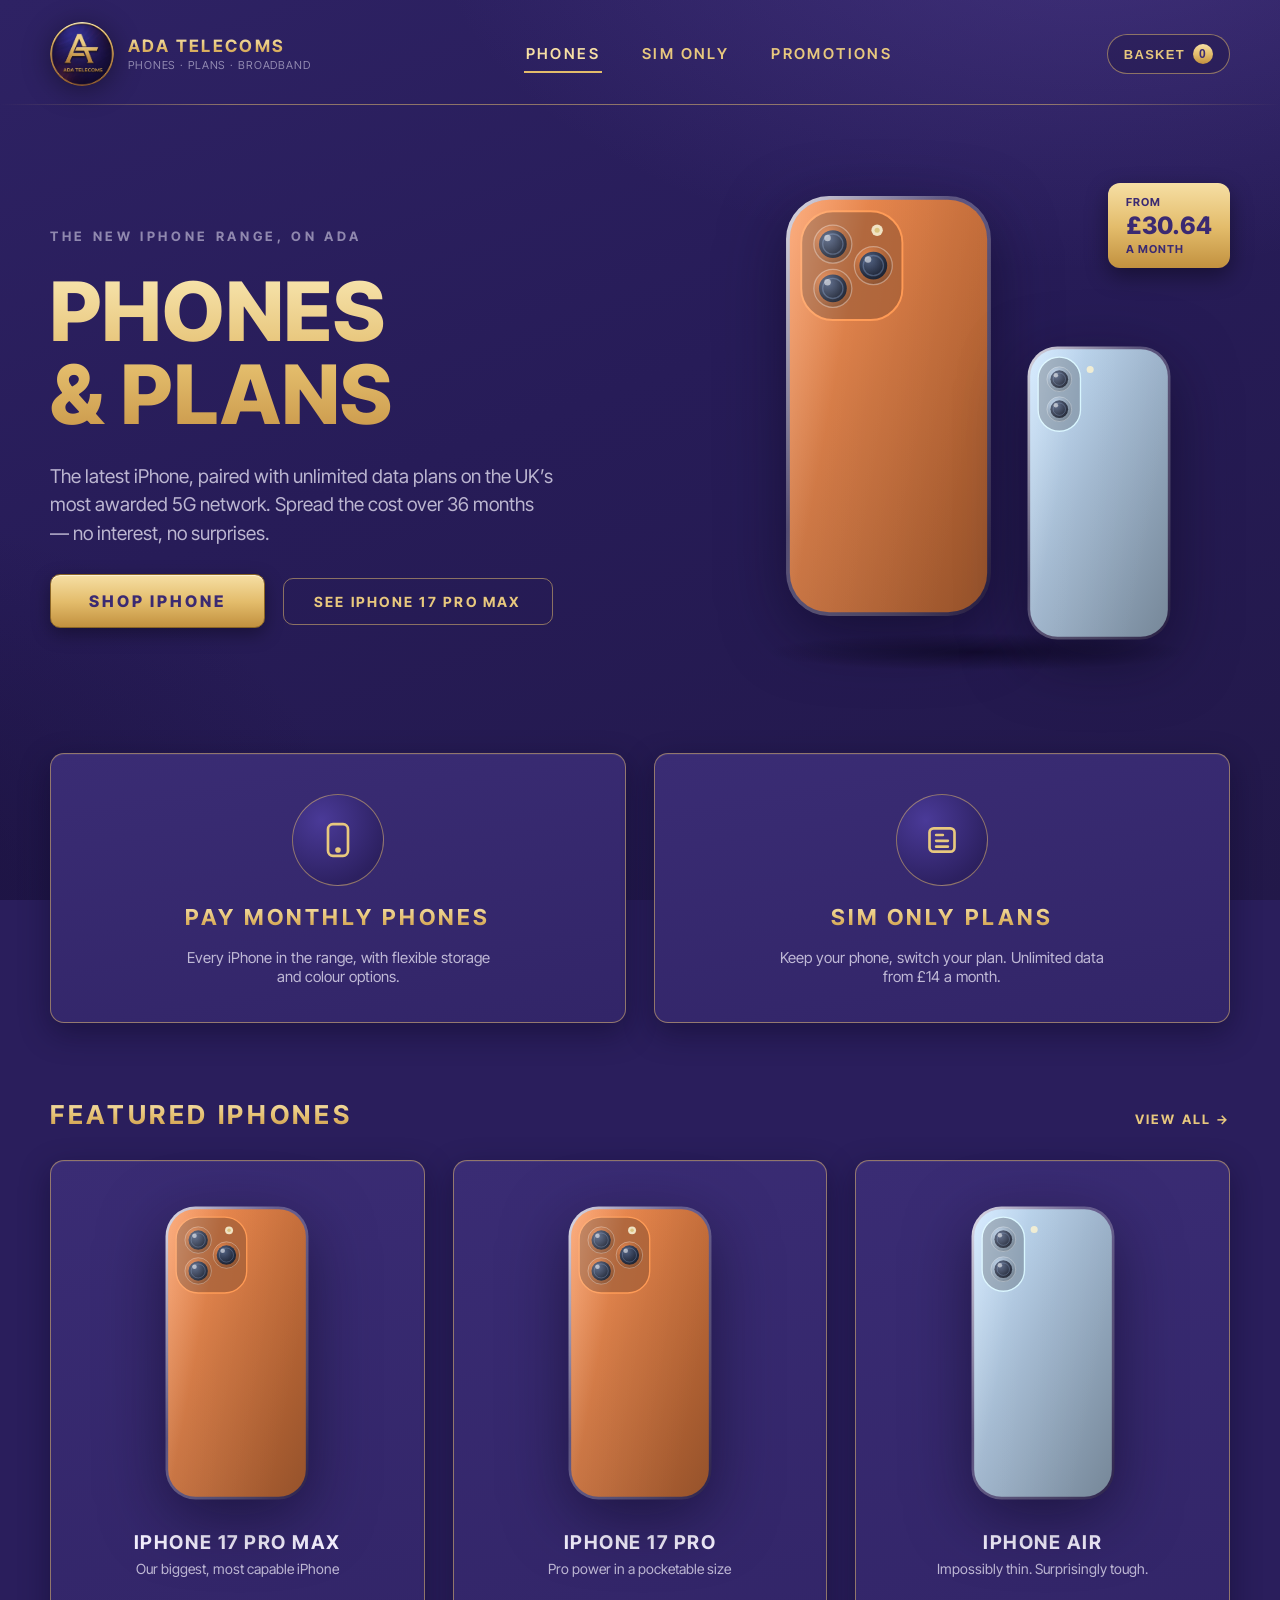
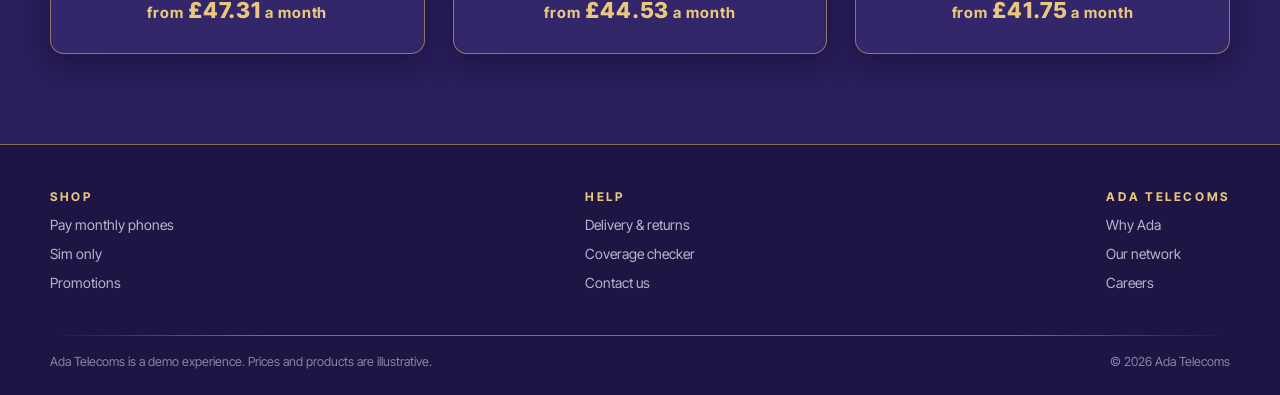
<file: index.html>
<!DOCTYPE html>
<html lang="en-GB">
<head>
<meta charset="UTF-8">
<meta name="viewport" content="width=device-width, initial-scale=1.0">
<title>Ada Telecoms — Phones &amp; Plans</title>
<link rel="stylesheet" href="ada-telecoms.css">
<style>
  .hero {
    display: grid;
    grid-template-columns: 1.1fr 0.9fr;
    gap: 56px;
    align-items: center;
    padding: 72px 0 64px 0;
  }
  .hero-copy { display: flex; flex-direction: column; gap: 26px; align-items: flex-start; }
  .hero-copy .display-gold { font-size: clamp(48px, 6.4vw, 84px); }
  .hero-sub {
    font-size: 19px;
    line-height: 1.5;
    color: var(--at-text-2);
    margin: 0;
    max-width: 46ch;
    text-wrap: pretty;
  }
  .hero-cta-row { display: flex; align-items: center; gap: 18px; flex-wrap: wrap; }
  .hero-stage {
    position: relative;
    display: flex;
    align-items: flex-end;
    justify-content: center;
    gap: 28px;
    padding: 36px 12px;
  }
  .hero-stage::before {
    content: "";
    position: absolute;
    inset: auto 8% 8px 8%;
    height: 38px;
    border-radius: 50%;
    background: radial-gradient(ellipse at center, rgba(10, 5, 30, 0.65), transparent 70%);
  }
  .hero-stage .phone { position: relative; }
  .hero-stage .phone:nth-child(2) { transform: translateY(-22px); }
  .pricing-flag {
    position: absolute;
    top: 6px;
    right: 0;
    display: flex;
    flex-direction: column;
    gap: 2px;
    padding: 12px 18px;
    border-radius: 12px;
    background: var(--at-gold-grad);
    color: var(--at-ink-on-gold);
    box-shadow: 0 8px 22px rgba(0, 0, 0, 0.4);
  }
  .pricing-flag .flag-num { font-size: 24px; font-weight: 800; letter-spacing: 0.01em; white-space: nowrap; }
  .pricing-flag .flag-sub { font-size: 11px; font-weight: 700; letter-spacing: 0.1em; text-transform: uppercase; }

  .duo-cards {
    display: grid;
    grid-template-columns: 1fr 1fr;
    gap: 28px;
    padding: 10px 0 0 0;
  }
  .duo-card {
    display: flex;
    flex-direction: column;
    align-items: center;
    gap: 18px;
    padding: 40px 32px 36px 32px;
    text-align: center;
  }
  .duo-card .duo-glyph {
    width: 92px;
    height: 92px;
    border-radius: 50%;
    display: flex;
    align-items: center;
    justify-content: center;
    background: radial-gradient(circle at 32% 28%, #4A3A98 0%, #2C2060 75%);
    border: 1.5px solid var(--at-gold-border);
  }
  .duo-card .duo-title {
    font-size: 22px;
    font-weight: 700;
    letter-spacing: 0.16em;
    text-transform: uppercase;
    background: var(--at-gold-text-grad);
    -webkit-background-clip: text;
    background-clip: text;
    color: transparent;
  }
  .duo-card .duo-sub { font-size: 15px; color: var(--at-text-2); margin: 0; max-width: 36ch; }

  .featured { padding: 76px 0 0 0; display: flex; flex-direction: column; gap: 30px; }
  .featured-head { display: flex; align-items: baseline; justify-content: space-between; gap: 24px; }
  .featured-head a { font-size: 13px; font-weight: 700; letter-spacing: 0.16em; text-transform: uppercase; color: var(--at-gold-text); }
  .featured-head a:hover { color: var(--at-gold-1); }
  .featured-grid { display: grid; grid-template-columns: repeat(3, 1fr); gap: 28px; }
  .phone-card {
    display: flex;
    flex-direction: column;
    align-items: center;
    gap: 6px;
    padding: 32px 26px 30px 26px;
    text-align: center;
  }
  .phone-card .phone { padding: 10px 0 22px 0; }
  .phone-card .card-name {
    font-size: 19px;
    font-weight: 700;
    letter-spacing: 0.08em;
    text-transform: uppercase;
    color: var(--at-text);
  }
  .phone-card .card-tag { font-size: 14px; color: var(--at-text-2); margin: 0; }
  .phone-card .card-price {
    margin-top: 14px;
    font-size: 15px;
    font-weight: 700;
    letter-spacing: 0.06em;
    color: var(--at-gold-text);
  }
  .phone-card .card-price strong { font-size: 22px; font-weight: 800; }

  @media (max-width: 920px) {
    .hero { grid-template-columns: 1fr; }
    .duo-cards { grid-template-columns: 1fr; }
    .featured-grid { grid-template-columns: 1fr; }
  }
</style>
</head>
<body>

<div class="wrap">
  <header class="site-header" data-screen-label="Home — header">
    <a class="brand" href="index.html">
      <span class="brand-badge">
        <img src="logo.png" alt="Ada Telecoms" width="64" height="64" style="border-radius:50%;display:block;filter:drop-shadow(0 4px 14px rgba(0,0,0,0.4));">
      </span>
      <span class="brand-name">
        <span class="brand-title">Ada Telecoms</span>
        <span class="brand-tag">Phones · Plans · Broadband</span>
      </span>
    </a>
    <nav class="site-nav">
      <a href="phones.html" class="active">Phones</a>
      <a href="phones.html">Sim only</a>
      <a href="phones.html">Promotions</a>
    </nav>
    <div class="header-actions">
      <button class="basket-pill" type="button">Basket <span class="count" data-basket-count="">0</span></button>
    </div>
  </header>
</div>

<hr class="gold-rule">

<main class="wrap">

  <section class="hero" data-screen-label="Home — hero">
    <div class="hero-copy">
      <p class="eyebrow">The new iPhone range, on Ada</p>
      <h1 class="display-gold">Phones<br><span style="white-space: nowrap;">&amp; Plans</span></h1>
      <p class="hero-sub">The latest iPhone, paired with unlimited data plans on the UK&rsquo;s most awarded 5G network. Spread the cost over 36 months &mdash; no interest, no surprises.</p>
      <div class="hero-cta-row">
        <a class="btn-gold" href="phones.html">Shop iPhone</a>
        <a class="btn-outline" href="product.html?id=iphone-17-pro-max">See iPhone 17 Pro Max</a>
      </div>
    </div>
    <div class="hero-stage" id="hero-stage" data-screen-label="Home — hero phones">
      <div class="pricing-flag">
        <span class="flag-sub">From</span>
        <span class="flag-num" id="hero-price">&nbsp;</span>
        <span class="flag-sub">a month</span>
      </div>
    </div>
  </section>

  <section class="duo-cards" data-screen-label="Home — categories">
    <a class="gold-card duo-card" href="phones.html">
      <span class="duo-glyph">
        <svg width="40" height="40" viewBox="0 0 24 24" fill="none" stroke="#E8C87E" stroke-width="1.6" stroke-linecap="round" stroke-linejoin="round" aria-hidden="true"><rect x="6" y="2.5" width="12" height="19" rx="3"></rect><circle cx="12" cy="18" r="0.9" fill="#E8C87E"></circle></svg>
      </span>
      <span class="duo-title">Pay monthly phones</span>
      <p class="duo-sub">Every iPhone in the range, with flexible storage and colour options.</p>
    </a>
    <a class="gold-card duo-card" href="phones.html">
      <span class="duo-glyph">
        <svg width="40" height="40" viewBox="0 0 24 24" fill="none" stroke="#E8C87E" stroke-width="1.6" stroke-linecap="round" stroke-linejoin="round" aria-hidden="true"><rect x="4.5" y="5" width="15" height="14" rx="2.5"></rect><path d="M8.5 9h4"></path><path d="M8.5 12.5h7"></path><path d="M8.5 16h7"></path></svg>
      </span>
      <span class="duo-title">Sim only plans</span>
      <p class="duo-sub">Keep your phone, switch your plan. Unlimited data from &pound;14 a month.</p>
    </a>
  </section>

  <section class="featured" data-screen-label="Home — featured phones">
    <div class="featured-head">
      <h2 class="section-title">Featured iPhones</h2>
      <a href="phones.html">View all &rarr;</a>
    </div>
    <div class="featured-grid" id="featured-grid"></div>
  </section>

</main>

<footer class="site-footer">
  <div class="wrap">
    <div class="footer-inner">
      <div class="footer-col">
        <span class="footer-head">Shop</span>
        <a href="phones.html">Pay monthly phones</a>
        <a href="phones.html">Sim only</a>
        <a href="phones.html">Promotions</a>
      </div>
      <div class="footer-col">
        <span class="footer-head">Help</span>
        <a href="index.html">Delivery &amp; returns</a>
        <a href="index.html">Coverage checker</a>
        <a href="index.html">Contact us</a>
      </div>
      <div class="footer-col">
        <span class="footer-head">Ada Telecoms</span>
        <a href="index.html">Why Ada</a>
        <a href="index.html">Our network</a>
        <a href="index.html">Careers</a>
      </div>
    </div>
    <hr class="gold-rule">
    <div class="footer-legal">
      <span>Ada Telecoms is a demo experience. Prices and products are illustrative.</span>
      <span>&copy; 2026 Ada Telecoms</span>
    </div>
  </div>
</footer>

<script src="data.js"></script>
<script>
  (function () {
    var phones = window.AT_PHONES;

    // Hero: two hero phones
    var stage = document.getElementById("hero-stage");
    var heroA = phones[0]; // 17 Pro Max
    var heroB = phones[2]; // Air
    stage.insertAdjacentHTML("beforeend", window.atPhoneVisual(heroA, heroA.colors[0].hex, "phone--lg"));
    stage.insertAdjacentHTML("beforeend", window.atPhoneVisual(heroB, heroB.colors[0].hex, ""));
    document.getElementById("hero-price").textContent = window.atMoney(window.atFromPrice(phones[4]));

    // Featured grid: first three phones
    var grid = document.getElementById("featured-grid");
    phones.slice(0, 3).forEach(function (p) {
      grid.insertAdjacentHTML("beforeend",
        '<a class="gold-card phone-card" href="product.html?id=' + p.id + '">' +
          window.atPhoneVisual(p, p.colors[0].hex, "") +
          '<span class="card-name">' + p.name + '</span>' +
          '<p class="card-tag">' + p.tagline + '</p>' +
          '<span class="card-price">from <strong>' + window.atMoney(window.atFromPrice(p)) + '</strong> a month</span>' +
        '</a>');
    });
  })();
</script>

<!-- ============================================================
     ADA BOT EMBED
     ============================================================ -->
<script>
  window.adaSettings = {
    handle: "ada-telecom-ai-agent-demo",
    hideMask: false
  };
</script>
<script src="https://static.ada.support/embed2.js" async></script>

</body>
</html>
</file>
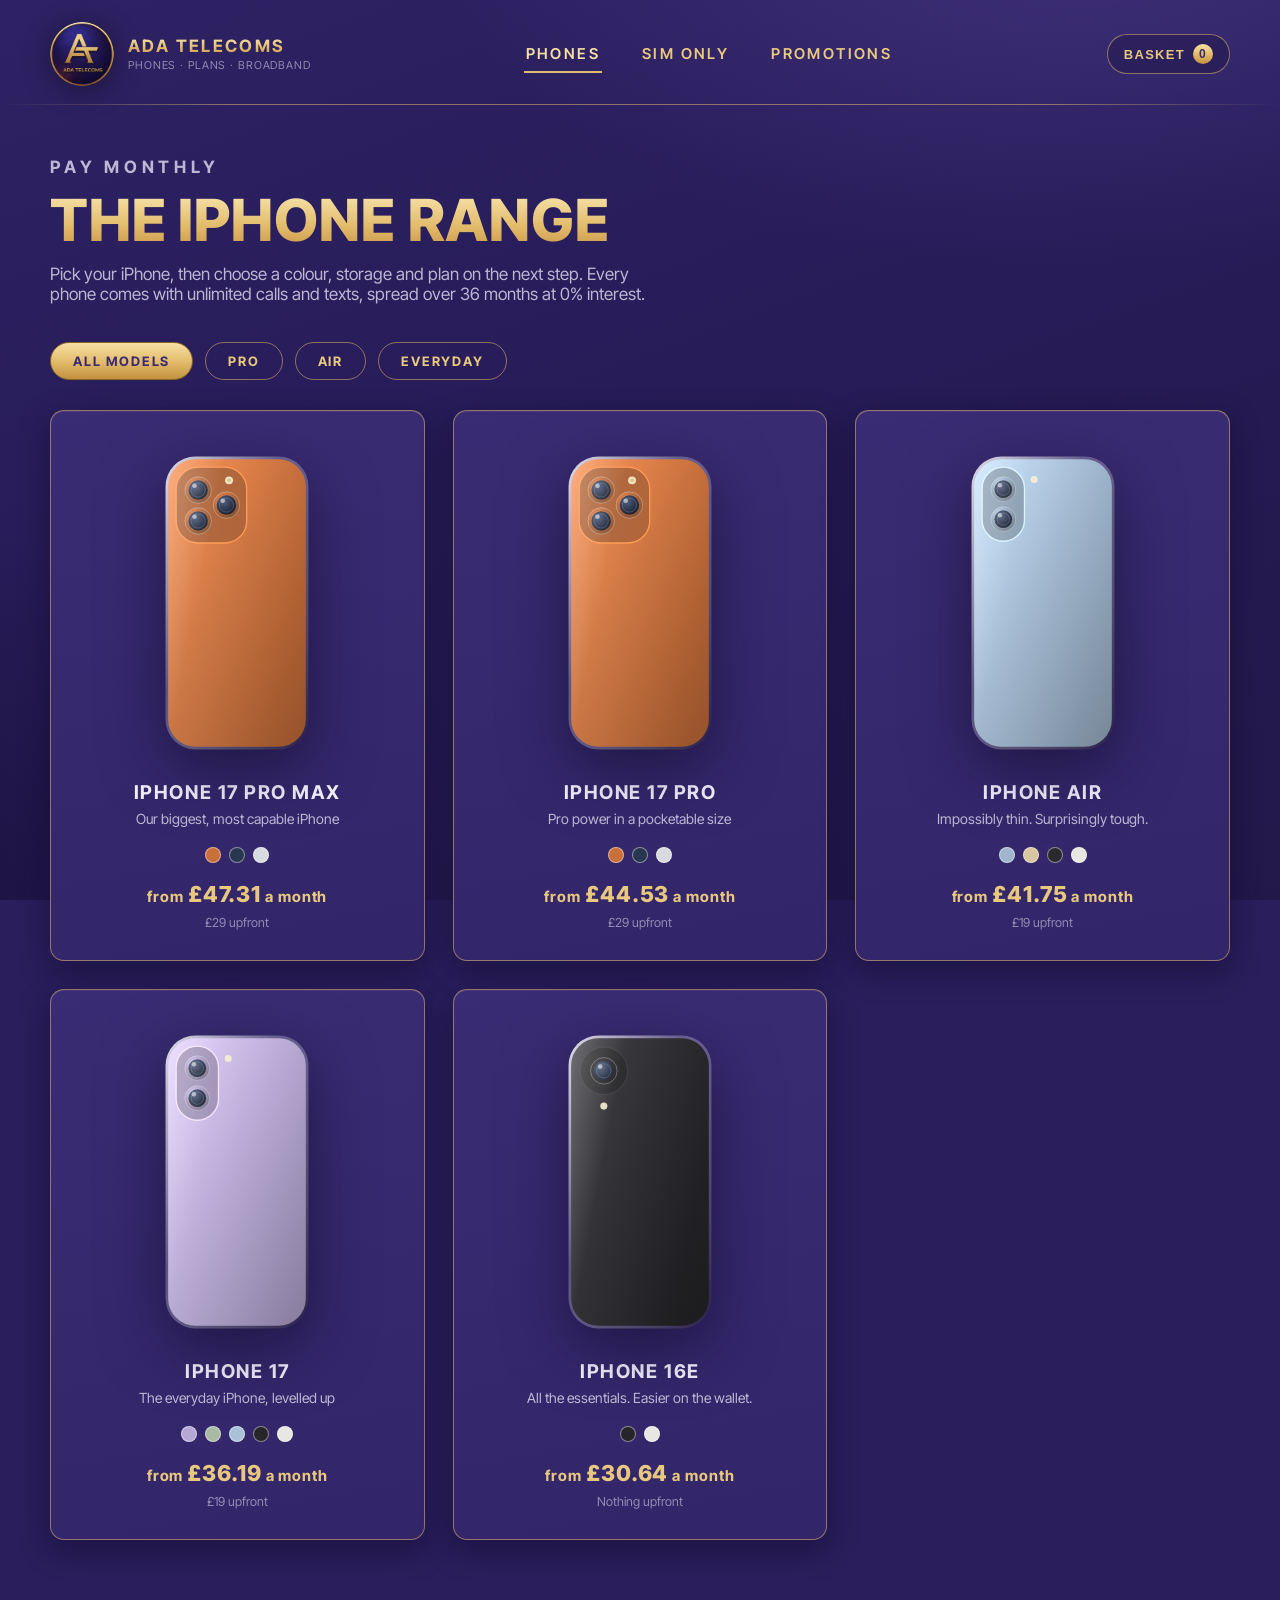
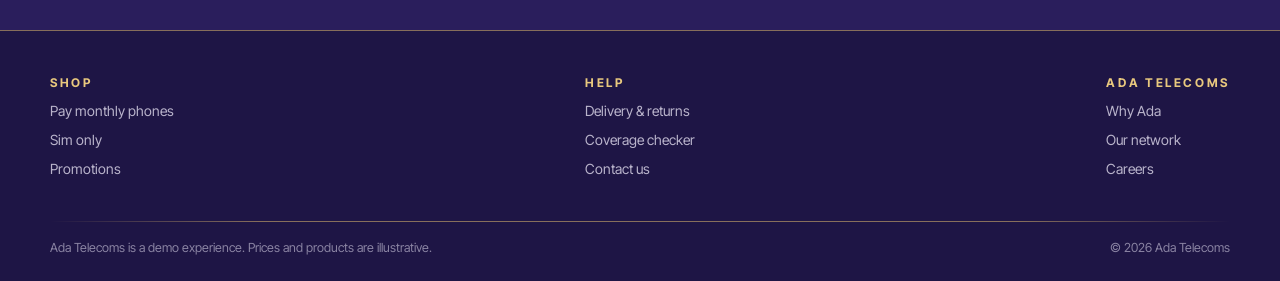
<file: phones.html>
<!DOCTYPE html>
<html lang="en-GB">
<head>
<meta charset="UTF-8">
<meta name="viewport" content="width=device-width, initial-scale=1.0">
<title>Ada Telecoms — Pay monthly iPhones</title>
<link rel="stylesheet" href="ada-telecoms.css">
<style>
  .page-head {
    display: flex;
    flex-direction: column;
    gap: 14px;
    padding: 52px 0 38px 0;
  }
  .page-head .display-gold { font-size: clamp(36px, 4.6vw, 58px); }
  .page-head p { font-size: 17px; color: var(--at-text-2); margin: 0; max-width: 60ch; }

  .filter-row { display: flex; gap: 12px; flex-wrap: wrap; padding-bottom: 30px; }
  .filter-chip {
    padding: 10px 22px;
    border-radius: 999px;
    border: 1.5px solid var(--at-gold-border);
    background: transparent;
    color: var(--at-gold-text);
    font-family: inherit;
    font-size: 13px;
    font-weight: 700;
    letter-spacing: 0.14em;
    text-transform: uppercase;
    white-space: nowrap;
    cursor: pointer;
    transition: background 120ms var(--at-ease), color 120ms var(--at-ease);
  }
  .filter-chip:hover { background: rgba(222, 184, 110, 0.12); }
  .filter-chip.active {
    background: var(--at-gold-grad);
    color: var(--at-ink-on-gold);
    border-color: #8A6526;
  }

  .range-grid {
    display: grid;
    grid-template-columns: repeat(3, 1fr);
    gap: 28px;
  }
  .phone-card {
    display: flex;
    flex-direction: column;
    align-items: center;
    gap: 6px;
    padding: 34px 26px 30px 26px;
    text-align: center;
  }
  .phone-card .phone { padding: 8px 0 22px 0; }
  .phone-card .card-name {
    font-size: 19px;
    font-weight: 700;
    letter-spacing: 0.08em;
    text-transform: uppercase;
    color: var(--at-text);
  }
  .phone-card .card-tag { font-size: 14px; color: var(--at-text-2); margin: 0; }
  .swatch-row { display: flex; gap: 8px; margin-top: 14px; }
  .swatch-row span {
    width: 16px;
    height: 16px;
    border-radius: 50%;
    border: 1.5px solid rgba(255, 255, 255, 0.45);
  }
  .phone-card .card-price {
    margin-top: 12px;
    font-size: 15px;
    font-weight: 700;
    letter-spacing: 0.06em;
    color: var(--at-gold-text);
  }
  .phone-card .card-price strong { font-size: 22px; font-weight: 800; }
  .phone-card .card-upfront { font-size: 12.5px; color: var(--at-text-3); margin-top: 2px; }

  @media (max-width: 920px) {
    .range-grid { grid-template-columns: 1fr 1fr; }
  }
  @media (max-width: 620px) {
    .range-grid { grid-template-columns: 1fr; }
  }
</style>
</head>
<body>

<div class="wrap">
  <header class="site-header" data-screen-label="Phones — header">
    <a class="brand" href="index.html">
      <span class="brand-badge">
        <img src="logo.png" alt="Ada Telecoms" width="64" height="64" style="border-radius:50%;display:block;filter:drop-shadow(0 4px 14px rgba(0,0,0,0.4));">
      </span>
      <span class="brand-name">
        <span class="brand-title">Ada Telecoms</span>
        <span class="brand-tag">Phones · Plans · Broadband</span>
      </span>
    </a>
    <nav class="site-nav">
      <a href="phones.html" class="active">Phones</a>
      <a href="phones.html">Sim only</a>
      <a href="phones.html">Promotions</a>
    </nav>
    <div class="header-actions">
      <button class="basket-pill" type="button">Basket <span class="count" data-basket-count="">0</span></button>
    </div>
  </header>
</div>

<hr class="gold-rule">

<main class="wrap" data-screen-label="Phones — range">

  <section class="page-head">
    <p class="eyebrow">Pay monthly</p>
    <h1 class="display-gold">The iPhone range</h1>
    <p>Pick your iPhone, then choose a colour, storage and plan on the next step. Every phone comes with unlimited calls and texts, spread over 36 months at 0% interest.</p>
  </section>

  <div class="filter-row" id="filter-row">
    <button class="filter-chip active" type="button" data-filter="all">All models</button>
    <button class="filter-chip" type="button" data-filter="Pro">Pro</button>
    <button class="filter-chip" type="button" data-filter="Air">Air</button>
    <button class="filter-chip" type="button" data-filter="Standard">Everyday</button>
  </div>

  <section class="range-grid" id="range-grid"></section>

</main>

<footer class="site-footer">
  <div class="wrap">
    <div class="footer-inner">
      <div class="footer-col">
        <span class="footer-head">Shop</span>
        <a href="phones.html">Pay monthly phones</a>
        <a href="phones.html">Sim only</a>
        <a href="phones.html">Promotions</a>
      </div>
      <div class="footer-col">
        <span class="footer-head">Help</span>
        <a href="index.html">Delivery &amp; returns</a>
        <a href="index.html">Coverage checker</a>
        <a href="index.html">Contact us</a>
      </div>
      <div class="footer-col">
        <span class="footer-head">Ada Telecoms</span>
        <a href="index.html">Why Ada</a>
        <a href="index.html">Our network</a>
        <a href="index.html">Careers</a>
      </div>
    </div>
    <hr class="gold-rule">
    <div class="footer-legal">
      <span>Ada Telecoms is a demo experience. Prices and products are illustrative.</span>
      <span>&copy; 2026 Ada Telecoms</span>
    </div>
  </div>
</footer>

<script src="data.js"></script>
<script>
  (function () {
    var grid = document.getElementById("range-grid");
    var chips = Array.prototype.slice.call(document.querySelectorAll(".filter-chip"));

    function render(filter) {
      grid.innerHTML = "";
      window.AT_PHONES
        .filter(function (p) { return filter === "all" || p.family === filter; })
        .forEach(function (p) {
          var swatches = p.colors.map(function (c) {
            return '<span style="background:' + c.hex + ';" title="' + c.name + '"></span>';
          }).join("");
          grid.insertAdjacentHTML("beforeend",
            '<a class="gold-card phone-card" href="product.html?id=' + p.id + '">' +
              window.atPhoneVisual(p, p.colors[0].hex, "") +
              '<span class="card-name">' + p.name + '</span>' +
              '<p class="card-tag">' + p.tagline + '</p>' +
              '<span class="swatch-row">' + swatches + '</span>' +
              '<span class="card-price">from <strong>' + window.atMoney(window.atFromPrice(p)) + '</strong> a month</span>' +
              '<span class="card-upfront">' + (p.upfront > 0 ? window.atMoney(p.upfront) + " upfront" : "Nothing upfront") + '</span>' +
            '</a>');
        });
    }

    chips.forEach(function (chip) {
      chip.addEventListener("click", function () {
        chips.forEach(function (c) { c.classList.remove("active"); });
        chip.classList.add("active");
        render(chip.dataset.filter);
      });
    });

    render("all");
  })();
</script>

<!-- ============================================================
     ADA BOT EMBED
     ============================================================ -->
<script>
  window.adaSettings = {
    handle: "ada-telecom-ai-agent-demo",
    hideMask: false
  };
</script>
<script src="https://static.ada.support/embed2.js" async></script>

</body>
</html>
</file>
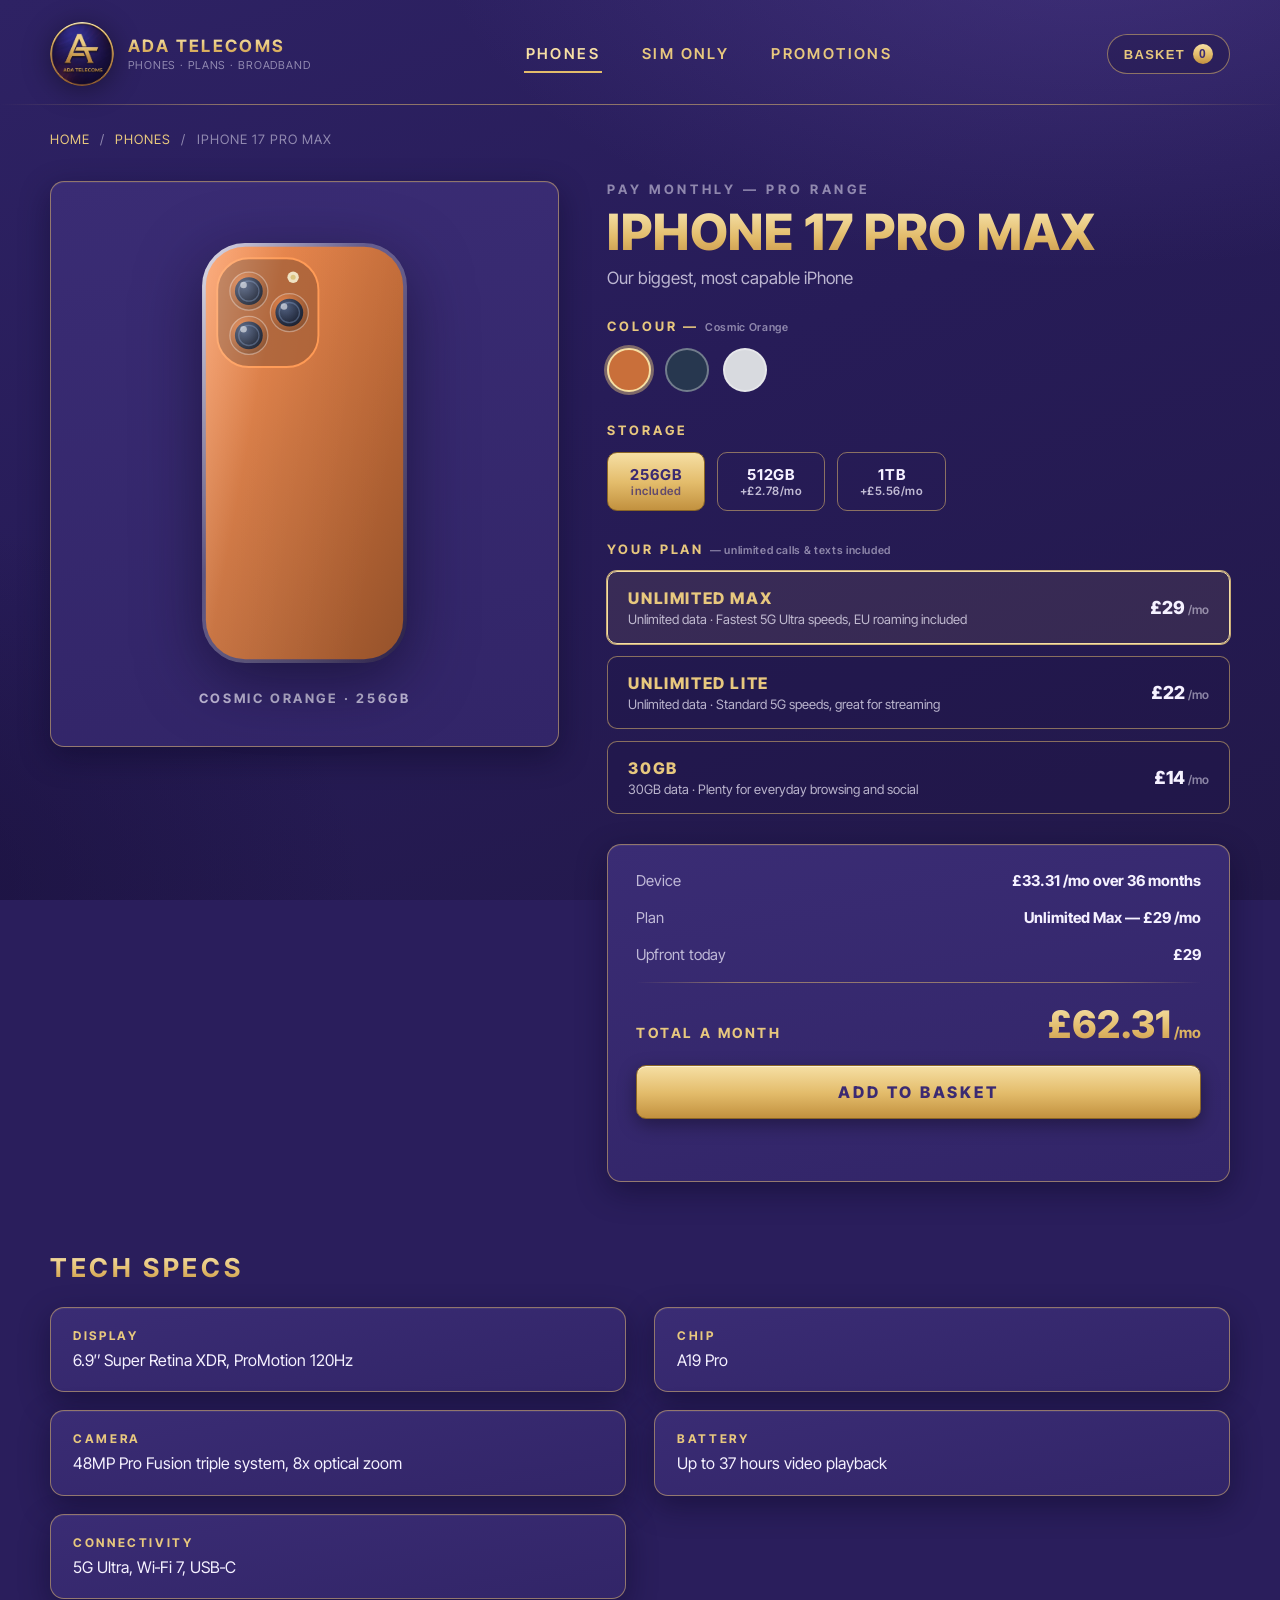
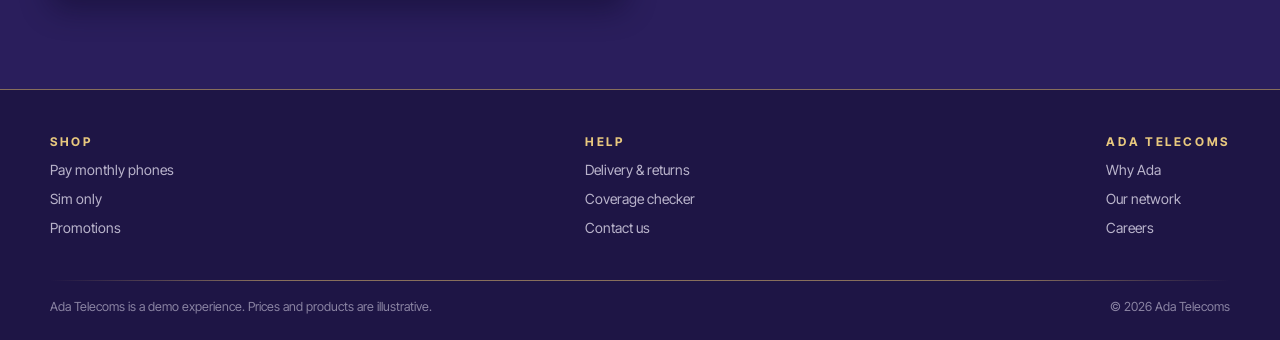
<file: product.html>
<!DOCTYPE html>
<html lang="en-GB">
<head>
<meta charset="UTF-8">
<meta name="viewport" content="width=device-width, initial-scale=1.0">
<title>Ada Telecoms — iPhone</title>
<link rel="stylesheet" href="ada-telecoms.css">
<style>
  .crumbs {
    display: flex;
    gap: 10px;
    align-items: center;
    padding: 26px 0 8px 0;
    font-size: 13px;
    letter-spacing: 0.08em;
    text-transform: uppercase;
    color: var(--at-text-3);
  }
  .crumbs a { color: var(--at-gold-text); }
  .crumbs a:hover { color: var(--at-gold-1); }

  .product {
    display: grid;
    grid-template-columns: 0.9fr 1.1fr;
    gap: 48px;
    align-items: start;
    padding: 26px 0 0 0;
  }

  .product-stage {
    position: sticky;
    top: 24px;
    display: flex;
    flex-direction: column;
    align-items: center;
    gap: 22px;
    padding: 56px 32px 40px 32px;
  }
  .product-stage .phone { transition: filter 220ms var(--at-ease); }
  .stage-color-name {
    font-size: 13px;
    font-weight: 700;
    letter-spacing: 0.2em;
    text-transform: uppercase;
    color: var(--at-text-2);
  }

  .config { display: flex; flex-direction: column; gap: 30px; }
  .config-head { display: flex; flex-direction: column; gap: 10px; }
  .config-head .display-gold { font-size: clamp(34px, 4vw, 50px); }
  .config-head .tagline { font-size: 17px; color: var(--at-text-2); margin: 0; }

  .opt-group { display: flex; flex-direction: column; gap: 14px; }
  .opt-label {
    font-size: 13px;
    font-weight: 700;
    letter-spacing: 0.22em;
    text-transform: uppercase;
    color: var(--at-gold-text);
  }
  .opt-label small { color: var(--at-text-3); letter-spacing: 0.06em; font-weight: 600; text-transform: none; }

  .swatches { display: flex; gap: 14px; flex-wrap: wrap; }
  .swatch {
    width: 44px;
    height: 44px;
    border-radius: 50%;
    border: 2px solid rgba(255, 255, 255, 0.35);
    cursor: pointer;
    padding: 0;
    transition: box-shadow 120ms var(--at-ease);
  }
  .swatch.active {
    border-color: var(--at-gold-1);
    box-shadow: 0 0 0 3px rgba(232, 200, 126, 0.45);
  }

  .chip-row { display: flex; gap: 12px; flex-wrap: wrap; }
  .chip {
    padding: 12px 22px;
    border-radius: var(--at-radius-sm);
    border: 1.5px solid var(--at-gold-border);
    background: transparent;
    color: var(--at-text);
    font-family: inherit;
    font-size: 15px;
    font-weight: 700;
    letter-spacing: 0.06em;
    cursor: pointer;
    transition: background 120ms var(--at-ease), color 120ms var(--at-ease);
  }
  .chip:hover { background: rgba(222, 184, 110, 0.10); }
  .chip.active {
    background: var(--at-gold-grad);
    color: var(--at-ink-on-gold);
    border-color: #8A6526;
  }
  .chip .chip-sub { display: block; font-size: 11.5px; font-weight: 600; opacity: 0.75; letter-spacing: 0.04em; }

  .plan-list { display: flex; flex-direction: column; gap: 12px; }
  .plan-option {
    display: flex;
    align-items: center;
    justify-content: space-between;
    gap: 18px;
    padding: 16px 20px;
    border-radius: var(--at-radius-sm);
    border: 1.5px solid var(--at-gold-border);
    background: rgba(30, 21, 69, 0.25);
    cursor: pointer;
    font-family: inherit;
    color: var(--at-text);
    text-align: left;
    transition: border-color 120ms var(--at-ease), background 120ms var(--at-ease);
  }
  .plan-option:hover { background: rgba(30, 21, 69, 0.5); }
  .plan-option.active {
    border-color: var(--at-gold-1);
    background: rgba(222, 184, 110, 0.10);
    box-shadow: 0 0 0 1px var(--at-gold-border-strong);
  }
  .plan-option .plan-info { display: flex; flex-direction: column; gap: 3px; }
  .plan-option .plan-name { font-size: 16px; font-weight: 800; letter-spacing: 0.1em; text-transform: uppercase; color: var(--at-gold-text); }
  .plan-option .plan-perks { font-size: 13px; color: var(--at-text-2); }
  .plan-option .plan-price { font-size: 18px; font-weight: 800; color: var(--at-text); white-space: nowrap; }
  .plan-option .plan-price small { font-size: 12px; font-weight: 600; color: var(--at-text-3); }

  .summary {
    display: flex;
    flex-direction: column;
    gap: 18px;
    padding: 26px 28px;
  }
  .summary-row { display: flex; align-items: baseline; justify-content: space-between; gap: 16px; font-size: 15px; color: var(--at-text-2); }
  .summary-row strong { color: var(--at-text); font-weight: 700; }
  .summary-total { display: flex; align-items: baseline; justify-content: space-between; gap: 16px; }
  .summary-total .total-label { font-size: 14px; font-weight: 700; letter-spacing: 0.18em; text-transform: uppercase; color: var(--at-gold-text); }
  .summary-total .total-num {
    font-size: 38px;
    font-weight: 800;
    background: var(--at-gold-text-grad);
    -webkit-background-clip: text;
    background-clip: text;
    color: transparent;
  }
  .summary-total .total-num small { font-size: 15px; font-weight: 700; }
  .summary .btn-gold { width: 100%; }
  .added-note {
    text-align: center;
    font-size: 13px;
    letter-spacing: 0.1em;
    text-transform: uppercase;
    color: var(--at-gold-text);
    min-height: 18px;
  }

  .specs { padding: 70px 0 0 0; display: flex; flex-direction: column; gap: 24px; }
  .specs-grid { display: grid; grid-template-columns: repeat(2, 1fr); gap: 18px 28px; }
  .spec-item {
    display: flex;
    flex-direction: column;
    gap: 6px;
    padding: 20px 22px;
  }
  .spec-item .spec-key { font-size: 12px; font-weight: 700; letter-spacing: 0.22em; text-transform: uppercase; color: var(--at-gold-text); }
  .spec-item .spec-val { font-size: 16px; color: var(--at-text); line-height: 1.4; }

  @media (max-width: 920px) {
    .product { grid-template-columns: 1fr; }
    .product-stage { position: static; }
    .specs-grid { grid-template-columns: 1fr; }
  }
</style>
</head>
<body>

<div class="wrap">
  <header class="site-header" data-screen-label="Product — header">
    <a class="brand" href="index.html">
      <span class="brand-badge">
        <img src="logo.png" alt="Ada Telecoms" width="64" height="64" style="border-radius:50%;display:block;filter:drop-shadow(0 4px 14px rgba(0,0,0,0.4));">
      </span>
      <span class="brand-name">
        <span class="brand-title">Ada Telecoms</span>
        <span class="brand-tag">Phones · Plans · Broadband</span>
      </span>
    </a>
    <nav class="site-nav">
      <a href="phones.html" class="active">Phones</a>
      <a href="phones.html">Sim only</a>
      <a href="phones.html">Promotions</a>
    </nav>
    <div class="header-actions">
      <button class="basket-pill" type="button">Basket <span class="count" data-basket-count="">0</span></button>
    </div>
  </header>
</div>

<hr class="gold-rule">

<main class="wrap" data-screen-label="Product — detail">

  <nav class="crumbs">
    <a href="index.html">Home</a>
    <span>/</span>
    <a href="phones.html">Phones</a>
    <span>/</span>
    <span id="crumb-name">iPhone</span>
  </nav>

  <section class="product">
    <div class="gold-card product-stage" data-screen-label="Product — visual">
      <div id="stage-visual"></div>
      <span class="stage-color-name" id="stage-color-name"></span>
    </div>

    <div class="config" data-screen-label="Product — configurator">
      <div class="config-head">
        <p class="eyebrow" id="config-family">Pay monthly</p>
        <h1 class="display-gold" id="config-name">iPhone</h1>
        <p class="tagline" id="config-tagline"></p>
      </div>

      <div class="opt-group">
        <span class="opt-label">Colour — <small id="opt-color-name"></small></span>
        <div class="swatches" id="swatches"></div>
      </div>

      <div class="opt-group">
        <span class="opt-label">Storage</span>
        <div class="chip-row" id="storage-chips"></div>
      </div>

      <div class="opt-group">
        <span class="opt-label">Your plan <small>— unlimited calls &amp; texts included</small></span>
        <div class="plan-list" id="plan-list"></div>
      </div>

      <div class="gold-card summary" data-screen-label="Product — price summary">
        <div class="summary-row"><span>Device</span><strong id="sum-device"></strong></div>
        <div class="summary-row"><span>Plan</span><strong id="sum-plan"></strong></div>
        <div class="summary-row"><span>Upfront today</span><strong id="sum-upfront"></strong></div>
        <hr class="gold-rule">
        <div class="summary-total">
          <span class="total-label">Total a month</span>
          <span class="total-num" id="sum-total"></span>
        </div>
        <button class="btn-gold" type="button" id="add-btn">Add to basket</button>
        <span class="added-note" id="added-note"></span>
      </div>
    </div>
  </section>

  <section class="specs" data-screen-label="Product — specs">
    <h2 class="section-title">Tech specs</h2>
    <div class="specs-grid" id="specs-grid"></div>
  </section>

</main>

<footer class="site-footer">
  <div class="wrap">
    <div class="footer-inner">
      <div class="footer-col">
        <span class="footer-head">Shop</span>
        <a href="phones.html">Pay monthly phones</a>
        <a href="phones.html">Sim only</a>
        <a href="phones.html">Promotions</a>
      </div>
      <div class="footer-col">
        <span class="footer-head">Help</span>
        <a href="index.html">Delivery &amp; returns</a>
        <a href="index.html">Coverage checker</a>
        <a href="index.html">Contact us</a>
      </div>
      <div class="footer-col">
        <span class="footer-head">Ada Telecoms</span>
        <a href="index.html">Why Ada</a>
        <a href="index.html">Our network</a>
        <a href="index.html">Careers</a>
      </div>
    </div>
    <hr class="gold-rule">
    <div class="footer-legal">
      <span>Ada Telecoms is a demo experience. Prices and products are illustrative.</span>
      <span>&copy; 2026 Ada Telecoms</span>
    </div>
  </div>
</footer>

<script src="data.js"></script>
<script>
  (function () {
    var params = new URLSearchParams(location.search);
    var phone = window.AT_PHONES.find(function (p) { return p.id === params.get("id"); }) || window.AT_PHONES[0];

    var state = {
      colorIdx: 0,
      storageIdx: 0,
      planIdx: 0
    };

    document.title = "Ada Telecoms — " + phone.name;
    document.getElementById("crumb-name").textContent = phone.name;
    document.getElementById("config-name").textContent = phone.name;
    document.getElementById("config-tagline").textContent = phone.tagline;
    document.getElementById("config-family").textContent = "Pay monthly — " + (phone.family === "Standard" ? "Everyday" : phone.family) + " range";

    // Specs
    var specsGrid = document.getElementById("specs-grid");
    Object.keys(phone.specs).forEach(function (key) {
      specsGrid.insertAdjacentHTML("beforeend",
        '<div class="gold-card spec-item">' +
          '<span class="spec-key">' + key + '</span>' +
          '<span class="spec-val">' + phone.specs[key] + '</span>' +
        '</div>');
    });

    // Swatches
    var swatchesEl = document.getElementById("swatches");
    phone.colors.forEach(function (c, i) {
      swatchesEl.insertAdjacentHTML("beforeend",
        '<button class="swatch" type="button" data-idx="' + i + '" style="background:' + c.hex + ';" aria-label="' + c.name + '"></button>');
    });
    swatchesEl.addEventListener("click", function (e) {
      var btn = e.target.closest(".swatch");
      if (!btn) { return; }
      state.colorIdx = Number(btn.dataset.idx);
      update();
    });

    // Storage chips
    var storageEl = document.getElementById("storage-chips");
    phone.storage.forEach(function (s, i) {
      storageEl.insertAdjacentHTML("beforeend",
        '<button class="chip" type="button" data-idx="' + i + '">' + s.size +
        '<span class="chip-sub">' + (s.delta > 0 ? "+" + window.atMoney(s.delta / window.AT_TERM_MONTHS) + "/mo" : "included") + '</span></button>');
    });
    storageEl.addEventListener("click", function (e) {
      var btn = e.target.closest(".chip");
      if (!btn) { return; }
      state.storageIdx = Number(btn.dataset.idx);
      update();
    });

    // Plans
    var planEl = document.getElementById("plan-list");
    window.AT_PLANS.forEach(function (p, i) {
      planEl.insertAdjacentHTML("beforeend",
        '<button class="plan-option" type="button" data-idx="' + i + '">' +
          '<span class="plan-info">' +
            '<span class="plan-name">' + p.name + '</span>' +
            '<span class="plan-perks">' + p.data + ' · ' + p.perks + '</span>' +
          '</span>' +
          '<span class="plan-price">' + window.atMoney(p.monthly) + '<small> /mo</small></span>' +
        '</button>');
    });
    planEl.addEventListener("click", function (e) {
      var btn = e.target.closest(".plan-option");
      if (!btn) { return; }
      state.planIdx = Number(btn.dataset.idx);
      update();
    });

    // Add to basket (demo)
    document.getElementById("add-btn").addEventListener("click", function () {
      var items = window.atGetBasket();
      items.push({
        id: phone.id,
        color: phone.colors[state.colorIdx].name,
        storage: phone.storage[state.storageIdx].size,
        plan: window.AT_PLANS[state.planIdx].id,
        addedAt: Date.now()
      });
      window.atSaveBasket(items);
      var note = document.getElementById("added-note");
      note.textContent = phone.name + " added to your basket";
      setTimeout(function () { note.textContent = ""; }, 3200);
    });

    function update() {
      var color = phone.colors[state.colorIdx];
      var storage = phone.storage[state.storageIdx];
      var plan = window.AT_PLANS[state.planIdx];
      var deviceMonthly = window.atDeviceMonthly(phone, storage.delta);

      document.getElementById("stage-visual").innerHTML = window.atPhoneVisual(phone, color.hex, "phone--lg");
      document.getElementById("stage-color-name").textContent = color.name + " · " + storage.size;
      document.getElementById("opt-color-name").textContent = color.name;

      Array.prototype.forEach.call(document.querySelectorAll(".swatch"), function (el) {
        el.classList.toggle("active", Number(el.dataset.idx) === state.colorIdx);
      });
      Array.prototype.forEach.call(document.querySelectorAll("#storage-chips .chip"), function (el) {
        el.classList.toggle("active", Number(el.dataset.idx) === state.storageIdx);
      });
      Array.prototype.forEach.call(document.querySelectorAll(".plan-option"), function (el) {
        el.classList.toggle("active", Number(el.dataset.idx) === state.planIdx);
      });

      document.getElementById("sum-device").textContent = window.atMoney(deviceMonthly) + " /mo over " + window.AT_TERM_MONTHS + " months";
      document.getElementById("sum-plan").textContent = plan.name + " — " + window.atMoney(plan.monthly) + " /mo";
      document.getElementById("sum-upfront").textContent = phone.upfront > 0 ? window.atMoney(phone.upfront) : "Nothing to pay";
      document.getElementById("sum-total").innerHTML = window.atMoney(deviceMonthly + plan.monthly) + "<small> /mo</small>";
    }

    update();
  })();
</script>

<!-- ============================================================
     ADA BOT EMBED
     ============================================================ -->
<script>
  window.adaSettings = {
    handle: "ada-telecom-ai-agent-demo",
    hideMask: false
  };
</script>
<script src="https://static.ada.support/embed2.js" async></script>

<!-- 5-click proactive trigger (product page only) -->
<script>
  (function () {
    var clicks = 0;

    function tryTrigger() {
      if (window.adaEmbed && typeof window.adaEmbed.triggerProactive === "function") {
        window.adaEmbed.triggerProactive({ messageKey: "iphone17promax" });
      } else {
        setTimeout(tryTrigger, 400);
      }
    }

    function onPageClick() {
      clicks += 1;
      if (clicks >= 5) {
        document.removeEventListener("click", onPageClick);
        tryTrigger();
      }
    }

    document.addEventListener("click", onPageClick);
  })();
</script>

</body>
</html>
</file>
<file: ada-telecoms.css>
/* ============================================================
   Ada Telecoms — theme
   Palette lifted from the Ada Gaming brand image:
   deep royal purple surfaces + warm gold accents
   ============================================================ */
@import url("https://fonts.googleapis.com/css2?family=Inter+Tight:ital,wght@0,400;0,500;0,600;0,700;0,800;1,400&display=swap");

:root {
  /* Purples */
  --at-bg-deepest: #1E1545;
  --at-bg: #2A1E5C;
  --at-bg-2: #322568;
  --at-panel: #3A2C74;
  --at-panel-2: #443585;
  --at-ink-on-gold: #3B2A72;

  /* Golds */
  --at-gold-1: #F6DFA4;
  --at-gold-2: #E3BC6B;
  --at-gold-3: #C2913F;
  --at-gold-text: #E8C87E;
  --at-gold-soft: #D9B670;
  --at-gold-border: rgba(222, 184, 110, 0.55);
  --at-gold-border-strong: rgba(232, 200, 126, 0.85);

  /* Text */
  --at-text: #F5F1FF;
  --at-text-2: rgba(245, 241, 255, 0.72);
  --at-text-3: rgba(245, 241, 255, 0.50);

  --at-gold-grad: linear-gradient(180deg, var(--at-gold-1) 0%, var(--at-gold-2) 52%, var(--at-gold-3) 100%);
  --at-gold-text-grad: linear-gradient(180deg, #F8E6B0 0%, #E2BB6A 60%, #C9974A 100%);

  --at-radius: 14px;
  --at-radius-sm: 10px;

  --at-ease: cubic-bezier(0.2, 0, 0, 1);
}

* { box-sizing: border-box; }

html, body {
  margin: 0;
  padding: 0;
  font-family: "Inter Tight", system-ui, -apple-system, sans-serif;
  background: var(--at-bg);
  color: var(--at-text);
  -webkit-font-smoothing: antialiased;
  text-rendering: optimizeLegibility;
}

body {
  min-height: 100vh;
  background:
    radial-gradient(1100px 600px at 85% -10%, rgba(122, 96, 200, 0.28), transparent 60%),
    radial-gradient(900px 700px at -10% 100%, rgba(20, 12, 50, 0.55), transparent 55%),
    linear-gradient(160deg, #2E2264 0%, #271C58 45%, #221849 100%);
  background-attachment: fixed;
}

a { color: inherit; text-decoration: none; }
img { max-width: 100%; display: block; }

.wrap {
  width: min(1180px, calc(100% - 48px));
  margin: 0 auto;
}

/* ---------- Header ---------- */
.site-header {
  display: flex;
  align-items: center;
  justify-content: space-between;
  gap: 32px;
  padding: 22px 0 18px 0;
}

.brand {
  display: flex;
  align-items: center;
  gap: 14px;
}

.brand-badge {
  display: flex;
  align-items: center;
  justify-content: center;
}

.brand-badge svg {
  display: block;
  width: 64px;
  height: 64px;
  filter: drop-shadow(0 4px 14px rgba(0, 0, 0, 0.4));
}

.brand-name {
  display: flex;
  flex-direction: column;
  gap: 2px;
}

.brand-name .brand-title {
  font-size: 17px;
  font-weight: 700;
  letter-spacing: 0.14em;
  text-transform: uppercase;
  background: var(--at-gold-text-grad);
  -webkit-background-clip: text;
  background-clip: text;
  color: transparent;
}

.brand-name .brand-tag {
  font-size: 11px;
  letter-spacing: 0.08em;
  color: var(--at-text-3);
  text-transform: uppercase;
}

.site-nav {
  display: flex;
  align-items: center;
  gap: 38px;
}

.site-nav a {
  font-size: 15px;
  font-weight: 600;
  letter-spacing: 0.16em;
  text-transform: uppercase;
  color: var(--at-gold-text);
  padding: 8px 2px;
  border-bottom: 2px solid transparent;
  transition: color 120ms var(--at-ease), border-color 120ms var(--at-ease);
}

.site-nav a:hover { color: var(--at-gold-1); }

.site-nav a.active {
  color: var(--at-gold-1);
  border-bottom-color: var(--at-gold-2);
}

.header-actions {
  display: flex;
  align-items: center;
  gap: 14px;
}

.basket-pill {
  display: flex;
  align-items: center;
  gap: 8px;
  padding: 9px 16px;
  border-radius: 999px;
  border: 1.5px solid var(--at-gold-border);
  font-size: 13px;
  font-weight: 600;
  letter-spacing: 0.1em;
  text-transform: uppercase;
  color: var(--at-gold-text);
  cursor: pointer;
  background: rgba(30, 21, 69, 0.4);
  transition: background 120ms var(--at-ease);
}

.basket-pill:hover { background: rgba(30, 21, 69, 0.7); }

.basket-pill .count {
  min-width: 20px;
  height: 20px;
  padding: 0 5px;
  border-radius: 999px;
  background: var(--at-gold-grad);
  color: var(--at-ink-on-gold);
  font-weight: 800;
  font-size: 12px;
  display: flex;
  align-items: center;
  justify-content: center;
}

/* ---------- Gold rule ---------- */
.gold-rule {
  height: 1px;
  border: none;
  margin: 0;
  background: linear-gradient(90deg, transparent, var(--at-gold-border) 18%, var(--at-gold-border) 82%, transparent);
}

/* ---------- Typography ---------- */
.display-gold {
  font-weight: 800;
  text-transform: uppercase;
  letter-spacing: 0.015em;
  line-height: 1.02;
  background: var(--at-gold-text-grad);
  -webkit-background-clip: text;
  background-clip: text;
  color: transparent;
  margin: 0;
}

.eyebrow {
  font-size: 13px;
  font-weight: 700;
  letter-spacing: 0.28em;
  text-transform: uppercase;
  color: var(--at-text-3);
  margin: 0;
}

.section-title {
  font-size: 26px;
  font-weight: 700;
  letter-spacing: 0.14em;
  text-transform: uppercase;
  background: var(--at-gold-text-grad);
  -webkit-background-clip: text;
  background-clip: text;
  color: transparent;
  margin: 0;
}

/* ---------- Buttons ---------- */
.btn-gold {
  display: inline-flex;
  align-items: center;
  justify-content: center;
  gap: 10px;
  padding: 16px 38px;
  border-radius: var(--at-radius-sm);
  background: var(--at-gold-grad);
  border: 1px solid #8A6526;
  box-shadow: inset 0 1px 0 rgba(255, 255, 255, 0.55), 0 6px 18px rgba(0, 0, 0, 0.35);
  color: var(--at-ink-on-gold);
  font-family: inherit;
  font-size: 16px;
  font-weight: 800;
  letter-spacing: 0.18em;
  text-transform: uppercase;
  cursor: pointer;
  transition: filter 120ms var(--at-ease), transform 120ms var(--at-ease);
}

.btn-gold:hover { filter: brightness(1.05); }
.btn-gold:active { transform: scale(0.98); }
.btn-gold:disabled { filter: saturate(0.4) brightness(0.8); cursor: default; }

.btn-outline {
  display: inline-flex;
  align-items: center;
  justify-content: center;
  padding: 14px 30px;
  border-radius: var(--at-radius-sm);
  border: 1.5px solid var(--at-gold-border);
  background: transparent;
  color: var(--at-gold-text);
  font-family: inherit;
  font-size: 14px;
  font-weight: 700;
  letter-spacing: 0.16em;
  text-transform: uppercase;
  cursor: pointer;
  transition: background 120ms var(--at-ease), color 120ms var(--at-ease);
}

.btn-outline:hover { background: rgba(222, 184, 110, 0.12); color: var(--at-gold-1); }

/* ---------- Gold-framed card ---------- */
.gold-card {
  background: linear-gradient(170deg, var(--at-panel) 0%, var(--at-bg-2) 100%);
  border: 1.5px solid var(--at-gold-border);
  border-radius: var(--at-radius);
  box-shadow: inset 0 1px 0 rgba(255, 255, 255, 0.06), 0 10px 30px rgba(12, 7, 35, 0.45);
}

a.gold-card { transition: border-color 120ms var(--at-ease), transform 220ms var(--at-ease); }
a.gold-card:hover { border-color: var(--at-gold-border-strong); transform: translateY(-3px); }

/* ---------- Phone visual (SVG product render) ---------- */
.phone {
  display: flex;
  align-items: center;
  justify-content: center;
}

.phone svg {
  display: block;
  width: 150px;
  height: auto;
  filter: drop-shadow(0 18px 32px rgba(10, 5, 30, 0.55));
}

.phone--sm svg { width: 108px; }
.phone--lg svg { width: 215px; }

/* ---------- Footer ---------- */
.site-footer {
  margin-top: 90px;
  background: var(--at-bg-deepest);
  border-top: 1px solid var(--at-gold-border);
}

.footer-inner {
  display: flex;
  align-items: flex-start;
  justify-content: space-between;
  gap: 40px;
  padding: 44px 0;
  flex-wrap: wrap;
}

.footer-col {
  display: flex;
  flex-direction: column;
  gap: 12px;
}

.footer-col .footer-head {
  font-size: 12px;
  font-weight: 700;
  letter-spacing: 0.22em;
  text-transform: uppercase;
  color: var(--at-gold-text);
}

.footer-col a {
  font-size: 14px;
  color: var(--at-text-2);
}

.footer-col a:hover { color: var(--at-text); }

.footer-legal {
  padding: 18px 0 26px 0;
  font-size: 12.5px;
  color: var(--at-text-3);
  display: flex;
  justify-content: space-between;
  gap: 24px;
  flex-wrap: wrap;
}

/* ---------- Responsive ---------- */
@media (max-width: 860px) {
  .site-nav { display: none; }
}
</file>
